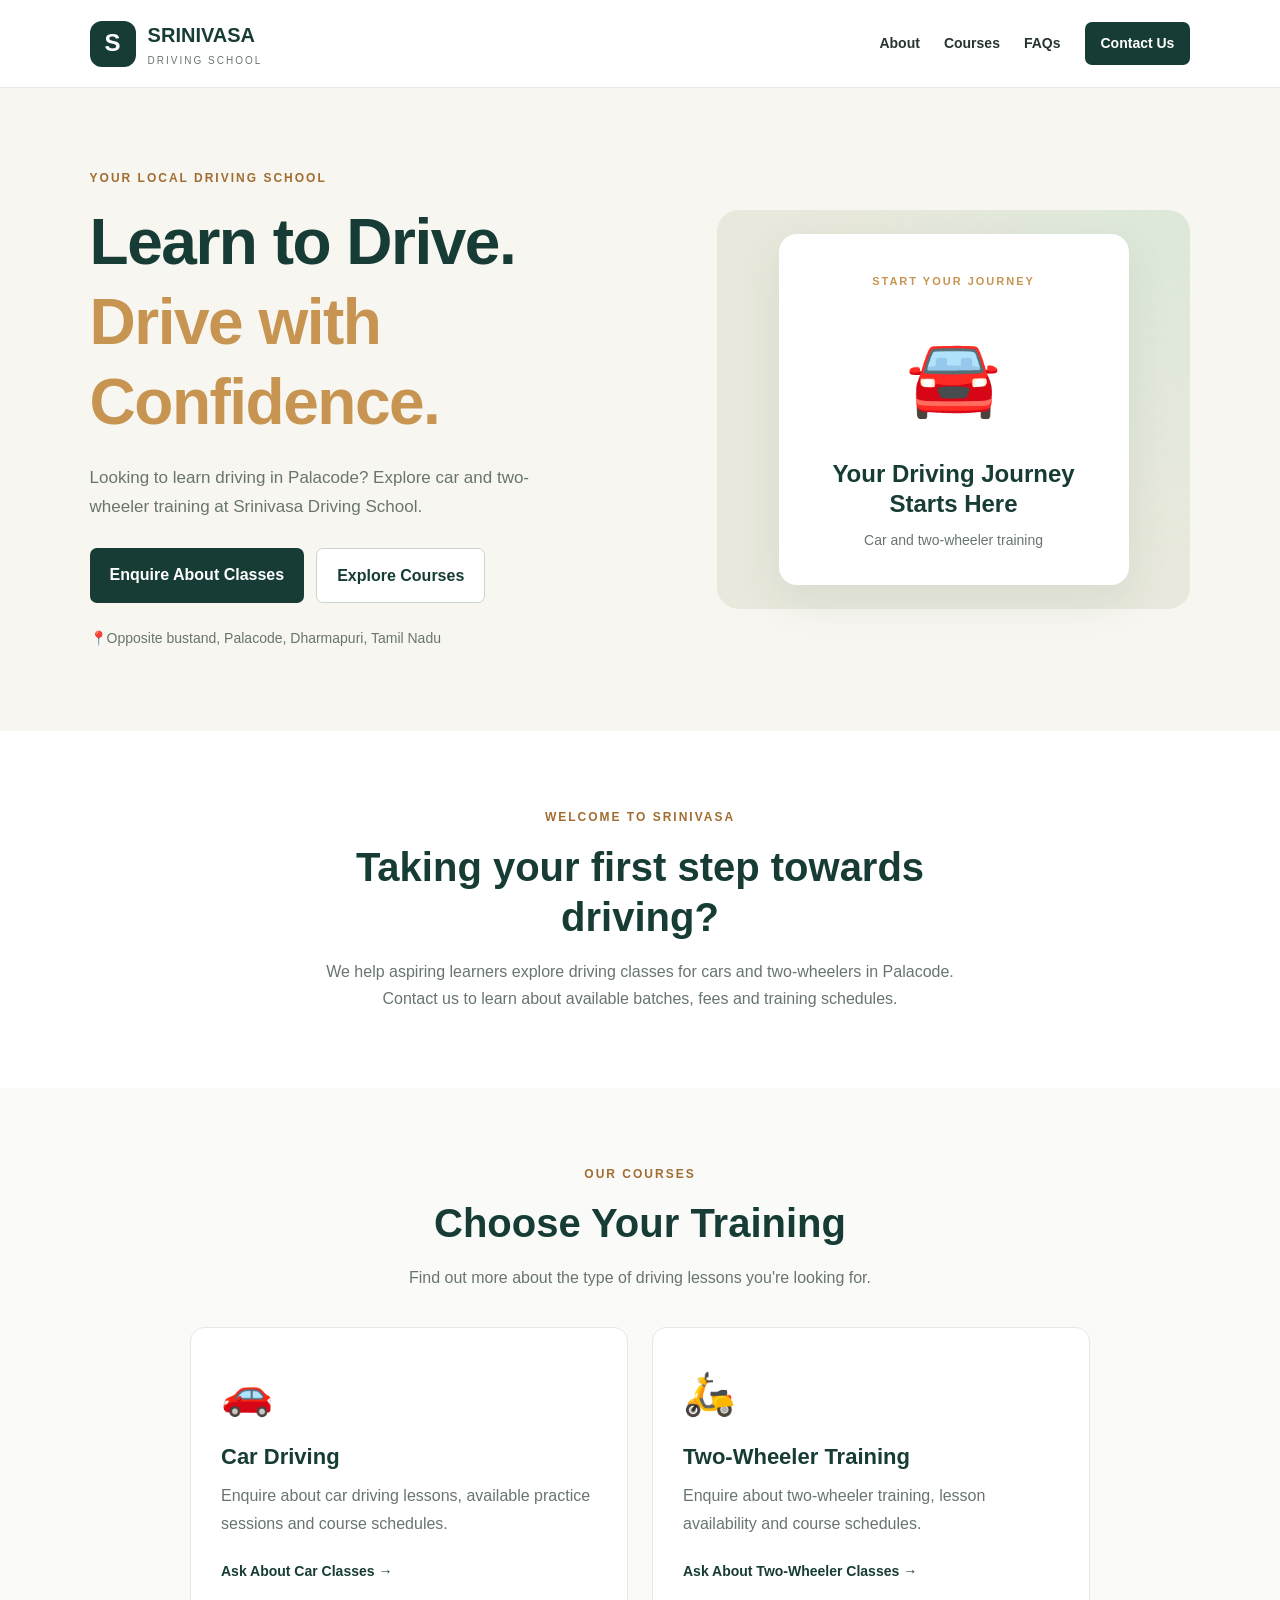
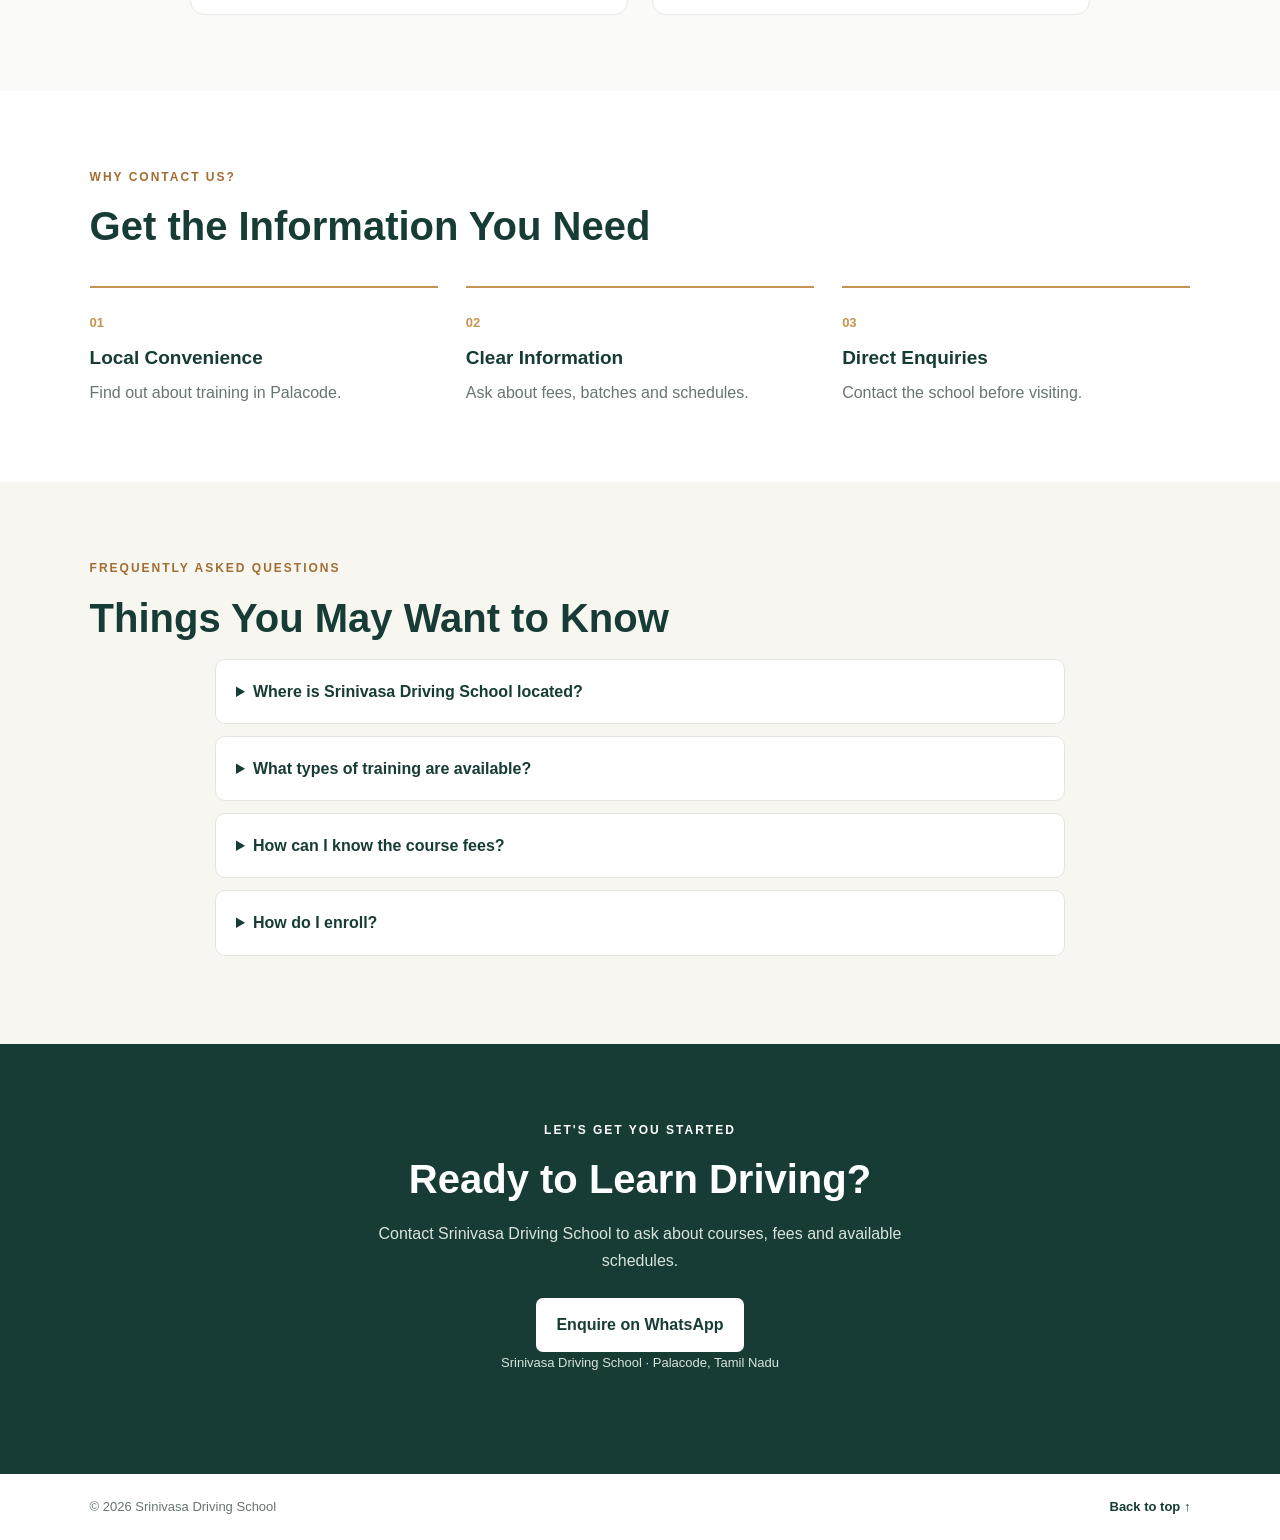
<file: srinivasa.html/web.html>
<!DOCTYPE html>
<html lang="en">
<head>
  <meta charset="UTF-8">
  <meta name="viewport" content="width=device-width, initial-scale=1.0">
  <meta name="description" content="Explore car and two-wheeler driving training at Srinivasa Driving School in Palacode, Dharmapuri, Tamil Nadu. Contact us to enquire about classes.">
  <title>Srinivasa Driving School | Palacode</title>
  <link rel="stylesheet" href="web.css">
</head>
<body>

  <header class="header">
    <a class="brand" href="#home">
      <span class="brand-icon">S</span>
      <span>
        <strong>Srinivasa</strong>
        <small>DRIVING SCHOOL</small>
      </span>
    </a>

    <nav>
      <a href="#about">About</a>
      <a href="#courses">Courses</a>
      <a href="#faq">FAQs</a>
      <a href="#contact" class="nav-cta">Contact Us</a>
    </nav>
  </header>

  <main>
    <section class="hero" id="home">
      <div class="hero-content">
        <p class="eyebrow">YOUR LOCAL DRIVING SCHOOL</p>
        <h1>Learn to Drive.<br>
          <span>Drive with Confidence.</span>
        </h1>
        <p class="hero-text">
          Looking to learn driving in Palacode?
          Explore car and two-wheeler training
          at Srinivasa Driving School.
        </p>

        <div class="hero-buttons">
          <a class="button primary" href="#contact">
            Enquire About Classes
          </a>
          <a class="button secondary" href="#courses">
            Explore Courses
          </a>
        </div>

        <p class="location">📍Opposite bustand, Palacode, Dharmapuri, Tamil Nadu</p>
      </div>

      <div class="hero-visual">
        <div class="visual-card">
          <span class="visual-label">START YOUR JOURNEY</span>
          <div class="car-icon">🚘</div>
          <h2>Your Driving Journey Starts Here</h2>
          <p>Car and two-wheeler training</p>
        </div>
      </div>
    </section>

    <section class="intro section" id="about">
      <p class="eyebrow">WELCOME TO SRINIVASA</p>
      <h2>Taking your first step towards driving?</h2>
      <p>
        We help aspiring learners explore driving classes
        for cars and two-wheelers in Palacode.
        Contact us to learn about available batches,
        fees and training schedules.
      </p>
    </section>

    <section class="courses section" id="courses">
      <p class="eyebrow">OUR COURSES</p>
      <h2>Choose Your Training</h2>
      <p class="section-description">
        Find out more about the type of driving
        lessons you're looking for.
      </p>

      <div class="course-grid">
        <article class="course-card">
          <div class="course-icon">🚗</div>
          <h3>Car Driving</h3>
          <p>
            Enquire about car driving lessons,
            available practice sessions and
            course schedules.
          </p>
          <a href="#contact">Ask About Car Classes →</a>
        </article>

        <article class="course-card">
          <div class="course-icon">🛵</div>
          <h3>Two-Wheeler Training</h3>
          <p>
            Enquire about two-wheeler training,
            lesson availability and
            course schedules.
          </p>
          <a href="#contact">Ask About Two-Wheeler Classes →</a>
        </article>
      </div>
    </section>

    <section class="trust section">
      <p class="eyebrow">WHY CONTACT US?</p>
      <h2>Get the Information You Need</h2>

      <div class="trust-grid">
        <div>
          <span>01</span>
          <h3>Local Convenience</h3>
          <p>Find out about training in Palacode.</p>
        </div>
        <div>
          <span>02</span>
          <h3>Clear Information</h3>
          <p>Ask about fees, batches and schedules.</p>
        </div>
        <div>
          <span>03</span>
          <h3>Direct Enquiries</h3>
          <p>Contact the school before visiting.</p>
        </div>
      </div>
    </section>

    <section class="faq section" id="faq">
      <p class="eyebrow">FREQUENTLY ASKED QUESTIONS</p>
      <h2>Things You May Want to Know</h2>

      <details>
        <summary>Where is Srinivasa Driving School located?</summary>
        <p>We are based opposite bustand near shree krishana skills in Palacode, Dharmapuri, Tamil Nadu.
        Contact us for the exact address and directions.</p>
      </details>

      <details>
        <summary>What types of training are available?</summary>
        <p>We offer car and two-wheeler training.
        Contact us to confirm current course availability.</p>
      </details>

      <details>
        <summary>How can I know the course fees?</summary>
        <p>Contact the school directly to ask about current
        fees, lesson duration and available batches.</p>
      </details>

      <details>
        <summary>How do I enroll?</summary>
        <p>Contact us to discuss your requirements
        and the next steps for joining.</p>
      </details>
    </section>

    <section class="contact section" id="contact">
      <p class="eyebrow">LET'S GET YOU STARTED</p>
      <h2>Ready to Learn Driving?</h2>
      <p>
        Contact Srinivasa Driving School to ask
        about courses, fees and available schedules.
      </p>

      <!-- Replace the placeholder with the real phone number. -->
      <a class="button light-button"
         href="https://wa.me/919443217828">
        Enquire on WhatsApp
      </a>

      <p class="contact-note">
        Srinivasa Driving School · Palacode, Tamil Nadu
      </p>
    </section>
  </main>

  <footer class="footer">
    <p>© 2026 Srinivasa Driving School</p>
    <a href="#home">Back to top ↑</a>
  </footer>

</body>
</html>
</file>
<file: srinivasa.html/web.css>
/* 1. Basic reset and colours */
:root {
  --green: #173c35;
  --green-light: #eaf1eb;
  --gold: #c79551;
  --cream: #f7f6f0;
  --text: #27342f;
  --muted: #68756e;
  --white: #ffffff;
}

* {
  margin: 0;
  padding: 0;
  box-sizing: border-box;
}

html {
  scroll-behavior: smooth;
  scroll-padding-top: 90px;
}

body {
  font-family: Arial, Helvetica, sans-serif;
  color: var(--text);
  line-height: 1.7;
  background: var(--white);
}

a {
  color: inherit;
  text-decoration: none;
}

h1, h2, h3 {
  line-height: 1.25;
  color: var(--green);
}

h2 {
  font-size: clamp(1.8rem, 4vw, 2.5rem);
}

p {
  color: var(--muted);
}

/* 2. Header and navigation */
.header {
  display: flex;
  justify-content: space-between;
  align-items: center;
  gap: 24px;
  padding: 18px 7%;
  background: var(--white);
  border-bottom: 1px solid #e8ebe7;
}

.brand {
  display: flex;
  align-items: center;
  gap: 12px;
}

.brand-icon {
  display: grid;
  place-items: center;
  width: 46px;
  height: 46px;
  border-radius: 12px;
  background: var(--green);
  color: var(--white);
  font-size: 24px;
  font-weight: bold;
}

.brand strong,
.brand small {
  display: block;
}

.brand strong {
  color: var(--green);
  font-size: 20px;
  text-transform: uppercase;
}

.brand small {
  color: var(--muted);
  font-size: 10px;
  letter-spacing: 2px;
}

nav {
  display: flex;
  align-items: center;
  gap: 24px;
  font-size: 14px;
  font-weight: 600;
}

nav a:hover,
.course-card a:hover {
  color: var(--gold);
}

.nav-cta {
  background: var(--green);
  color: var(--white);
  padding: 10px 16px;
  border-radius: 7px;
}

/* 3. Reusable buttons */
.button {
  display: inline-block;
  padding: 13px 20px;
  border-radius: 7px;
  font-weight: bold;
  text-align: center;
  transition: transform 0.2s;
}

.button:hover {
  transform: translateY(-2px);
}

.primary {
  background: var(--green);
  color: var(--white);
}

.secondary {
  border: 1px solid #cbd4cd;
  color: var(--green);
  background: var(--white);
}

/* 4. Hero section */
.hero {
  display: grid;
  grid-template-columns: 1.1fr 0.9fr;
  align-items: center;
  gap: 48px;
  padding: 80px 7%;
  background: var(--cream);
}

.eyebrow {
  color: #a16d32;
  font-size: 12px;
  font-weight: bold;
  letter-spacing: 2px;
  margin-bottom: 14px;
}

.hero h1 {
  font-size: clamp(2.4rem, 5vw, 4.1rem);
  letter-spacing: -1.5px;
  margin-bottom: 22px;
}

.hero h1 span {
  color: var(--gold);
}

.hero-text {
  max-width: 490px;
  margin-bottom: 26px;
  font-size: 17px;
}

.hero-buttons {
  display: flex;
  flex-wrap: wrap;
  gap: 12px;
}

.location {
  margin-top: 24px;
  font-size: 14px;
}

.hero-visual {
  display: grid;
  place-items: center;
  min-height: 350px;
  padding: 24px;
  border-radius: 22px;
  background:
    radial-gradient(circle at top right, #dce8d9, transparent 55%),
    #e8e9dc;
}

.visual-card {
  width: 100%;
  max-width: 350px;
  padding: 32px 24px;
  border-radius: 18px;
  text-align: center;
  background: var(--white);
  box-shadow: 0 15px 45px #173c3515;
}

.visual-label {
  font-size: 11px;
  letter-spacing: 2px;
  color: var(--gold);
  font-weight: bold;
}

.car-icon {
  font-size: 76px;
  margin: 18px 0;
}

.visual-card h2 {
  font-size: 24px;
  margin-bottom: 10px;
}

.visual-card p {
  font-size: 14px;
}

/* 5. General sections */
.section {
  padding: 76px 7%;
}

.intro {
  max-width: 850px;
  margin: 0 auto;
  text-align: center;
}

.intro h2,
.courses h2,
.trust h2,
.faq h2,
.contact h2 {
  margin-bottom: 16px;
}

.intro > p:last-child,
.section-description {
  max-width: 650px;
  margin: 0 auto;
}

.courses {
  background: #fafbf8;
  text-align: center;
}

.section-description {
  margin-bottom: 35px;
}

/* 6. Course cards */
.course-grid {
  display: grid;
  grid-template-columns: repeat(2, minmax(0, 1fr));
  gap: 24px;
  max-width: 900px;
  margin: 0 auto;
  text-align: left;
}

.course-card {
  padding: 30px;
  border: 1px solid #e4e9e3;
  border-radius: 14px;
  background: var(--white);
  transition: transform 0.2s, box-shadow 0.2s;
}

.course-card:hover {
  transform: translateY(-4px);
  box-shadow: 0 12px 30px #173c3510;
}

.course-icon {
  font-size: 42px;
  margin-bottom: 14px;
}

.course-card h3 {
  font-size: 22px;
  margin-bottom: 12px;
}

.course-card p {
  margin-bottom: 20px;
}

.course-card a {
  color: var(--green);
  font-weight: bold;
  font-size: 14px;
}

/* 7. Trust section */
.trust-grid {
  display: grid;
  grid-template-columns: repeat(3, minmax(0, 1fr));
  gap: 28px;
  margin-top: 35px;
}

.trust-grid > div {
  border-top: 2px solid var(--gold);
  padding-top: 20px;
}

.trust-grid span {
  color: var(--gold);
  font-weight: bold;
  font-size: 13px;
}

.trust-grid h3 {
  margin: 10px 0;
  font-size: 19px;
}

/* 8. FAQ */
.faq {
  background: var(--cream);
}

.faq details {
  max-width: 850px;
  margin: 12px auto;
  padding: 18px 20px;
  border: 1px solid #e3e6de;
  border-radius: 10px;
  background: var(--white);
}

.faq summary {
  color: var(--green);
  font-weight: bold;
  cursor: pointer;
}

.faq details p {
  padding-top: 12px;
}

/* 9. Contact section */
.contact {
  text-align: center;
  background: var(--green);
}

.contact h2,
.contact .eyebrow {
  color: var(--white);
}

.contact > p:not(.eyebrow) {
  max-width: 580px;
  margin: 0 auto 24px;
  color: #d8e4db;
}

.light-button {
  background: var(--white);
  color: var(--green);
}

.contact .contact-note {
  margin-top: 28px;
  margin-bottom: 0;
  font-size: 13px;
}

/* 10. Footer */
.footer {
  display: flex;
  justify-content: space-between;
  gap: 16px;
  padding: 22px 7%;
  font-size: 13px;
}

.footer a {
  color: var(--green);
  font-weight: bold;
}

/* 11. Mobile responsive design */
@media (max-width: 760px) {
  .header {
    flex-direction: column;
    align-items: flex-start;
    padding: 16px 5%;
  }

  nav {
    width: 100%;
    gap: 14px;
    flex-wrap: wrap;
    font-size: 13px;
  }

  .hero {
    grid-template-columns: 1fr;
    padding: 54px 5%;
    gap: 32px;
  }

  .hero-visual {
    min-height: 290px;
  }

  .section {
    padding: 55px 5%;
  }

  .course-grid,
  .trust-grid {
    grid-template-columns: 1fr;
  }

  .hero-buttons .button {
    width: 100%;
  }

  .footer {
    padding: 20px 5%;
    flex-wrap: wrap;
  }
}
</file>
